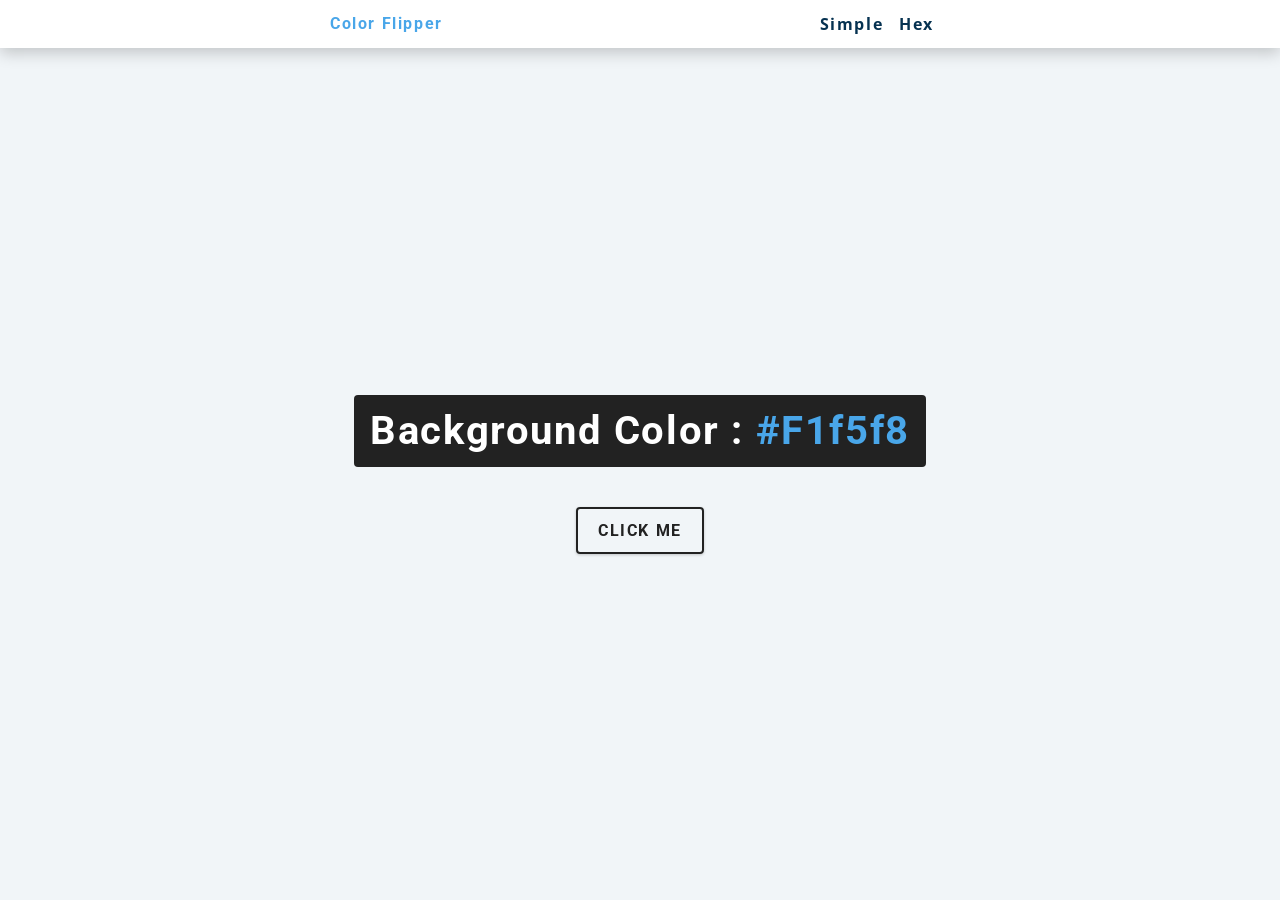
<file: Color Flipper Project/index.html>
<!DOCTYPE html>
<html lang="en">
  <head>
    <meta charset="UTF-8" />
    <meta name="viewport" content="width=device-width, initial-scale=1.0" />
    <title>Color Flipper || Simple</title>

    <!-- styles -->
    <link rel="stylesheet" href="styles.css" />
  </head>
  <body>
    <nav>
      <div class="nav-center">
        <h4>color flipper</h4>
        <ul class="nav-links">
          <li><a href="index.html">simple</a></li>
          <li><a href="hex.html">hex</a></li>
        </ul>
      </div>
    </nav>
    <main>
      <div class="container">
        <h2>background color : <span class="color">#f1f5f8</span></h2>
        <button class="btn btn-hero" id="btn">click me</button>
      </div>
    </main>
    <!-- javascript -->
    <script src="app.js"></script>
  </body>
</html>
</file>
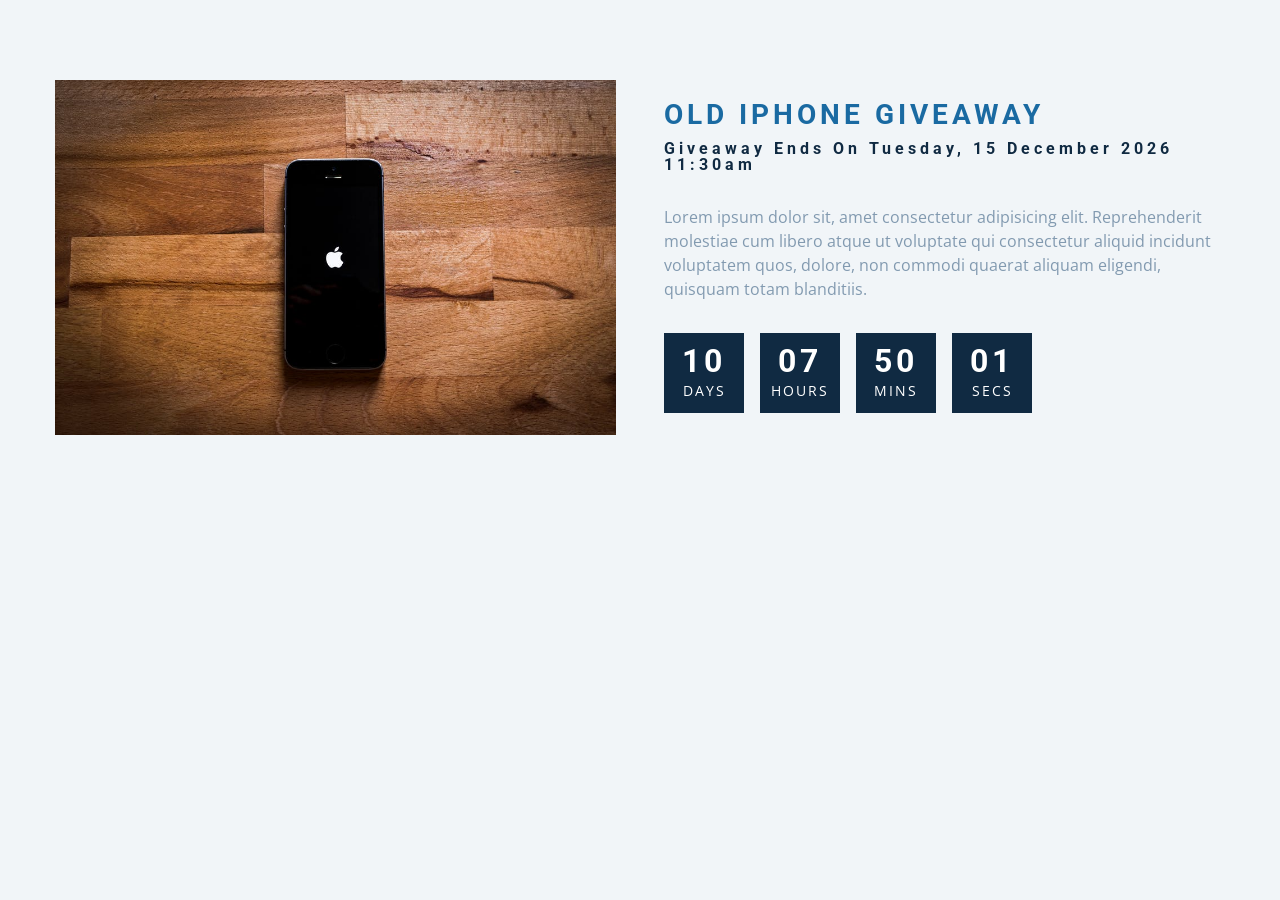
<file: Countdown Timer/index.html>
<!DOCTYPE html>
<html lang="en">
  <head>
    <meta charset="UTF-8" />
    <meta name="viewport" content="width=device-width, initial-scale=1.0" />
    <title>Countdown</title>

    <!-- styles -->
    <link rel="stylesheet" href="styles.css" />
  </head>
  <body>
    <section class="section-center">
      <!-- image -->
      <article class="gift-img">
        <img src="./gift.jpeg" alt="gift" />
      </article>
      <!-- info -->
      <article class="gift-info">
        <h3>old iphone giveaway</h3>
        <h4 class="giveaway">
          giveaway ends on Sunday, 24 April 2020, 8:00am
        </h4>
        <p>
          Lorem ipsum dolor sit, amet consectetur adipisicing elit.
          Reprehenderit molestiae cum libero atque ut voluptate qui consectetur
          aliquid incidunt voluptatem quos, dolore, non commodi quaerat aliquam
          eligendi, quisquam totam blanditiis.
        </p>
        <div class="deadline">
          <!-- days -->
          <div class="deadline-format">
            <div>
              <h4 class="days">34</h4>
              <span>days</span>
            </div>
          </div>
          <!-- end of days -->
          <!-- days -->
          <div class="deadline-format">
            <div>
              <h4 class="hours">34</h4>
              <span>hours</span>
            </div>
          </div>
          <!-- end of days -->
          <!-- minutes -->
          <div class="deadline-format">
            <div>
              <h4 class="minutes">34</h4>
              <span>mins</span>
            </div>
          </div>
          <!-- end of days -->
          <!-- minutes -->
          <div class="deadline-format">
            <div>
              <h4 class="seconds">34</h4>
              <span>secs</span>
            </div>
          </div>
          <!-- end of days -->
        </div>
      </article>
    </section>
    <!-- javascript -->
    <script src="app.js"></script>
  </body>
</html>
</file>
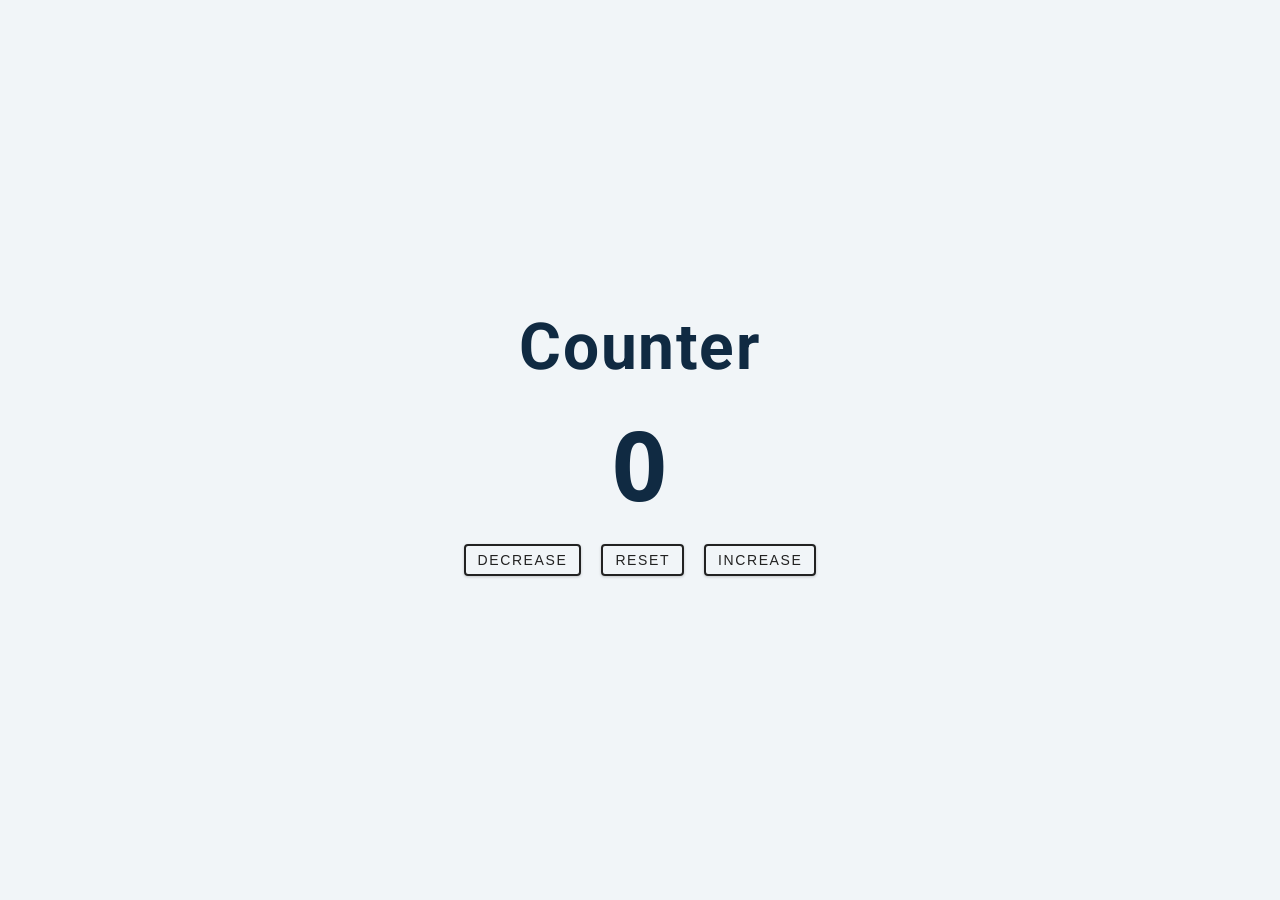
<file: Counter Project/index.html>
<!DOCTYPE html>
<html lang="en">
  <head>
    <meta charset="UTF-8" />
    <meta name="viewport" content="width=device-width, initial-scale=1.0" />
    <title>Counter</title>

    <!-- styles -->
    <link rel="stylesheet" href="styles.css" />
  </head>
  <body>
    <main>
      <div class="container">
        <h1>counter</h1>
        <span id="value">0</span>
        <div class="button-container">
          <button class="btn decrease">decrease</button>
          <button class="btn reset">reset</button>
          <button class="btn increase">increase</button>
        </div>
      </div>
    </main>
    <!-- javascript -->
    <script src="app.js"></script>
  </body>
</html>
</file>
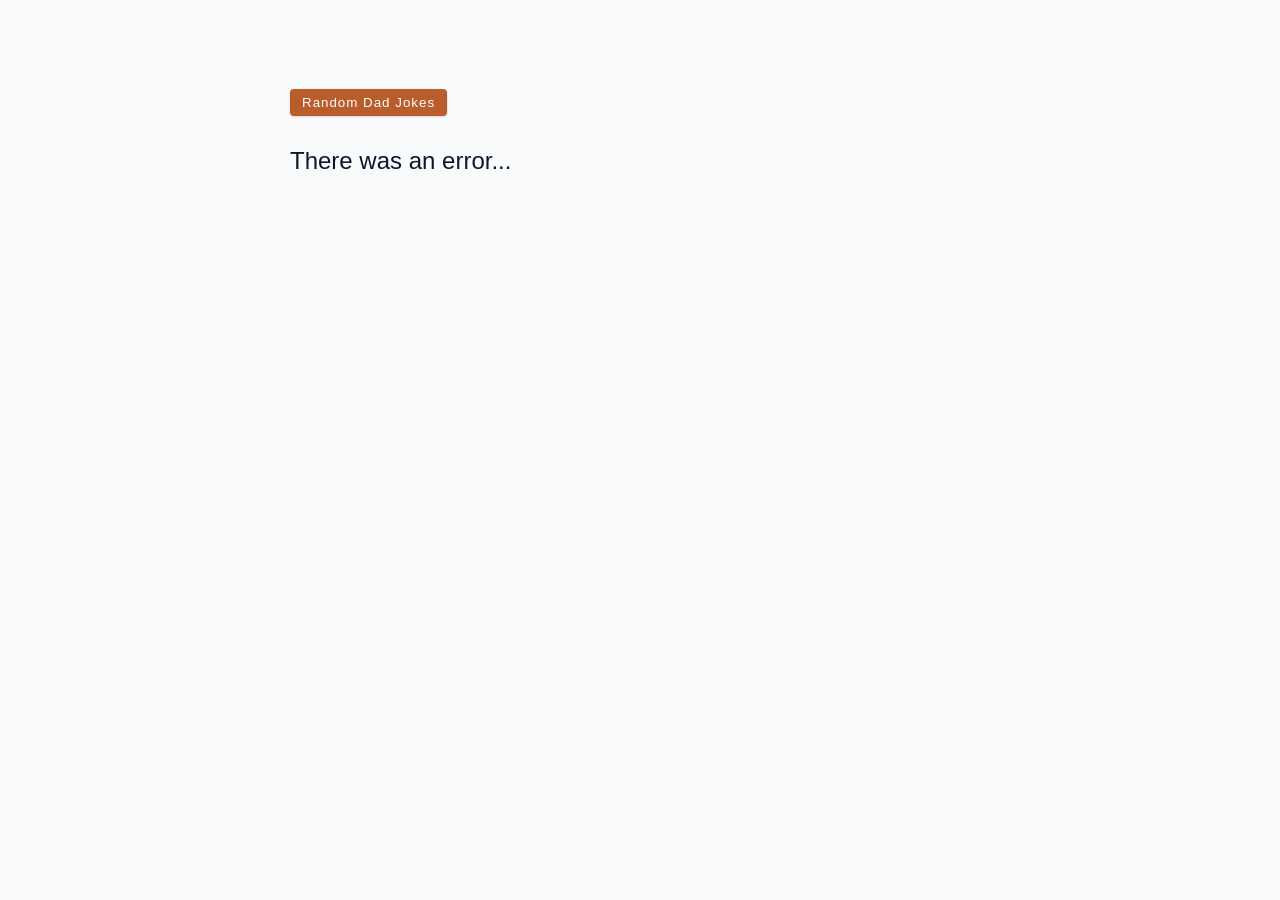
<file: Dad Jokes/index.html>
<!DOCTYPE html>
<html lang="en">
  <head>
    <meta charset="UTF-8" />
    <meta http-equiv="X-UA-Compatible" content="IE=edge" />
    <meta name="viewport" content="width=device-width, initial-scale=1.0" />
    <title>Dad Jokes</title>
    <link rel="stylesheet" href="./styles.css" />
  </head>
  <body>
    <div class="container">
      <button class="btn">random dad jokes</button>
      <p class="result">
        Lorem, ipsum dolor sit amet consectetur adipisicing elit. Exercitationem
        unde quibusdam quia ex asperiores consectetur quis maxime corporis
        suscipit expedita.
      </p>
    </div>
    <script src="./app.js"></script>
  </body>
</html>
</file>
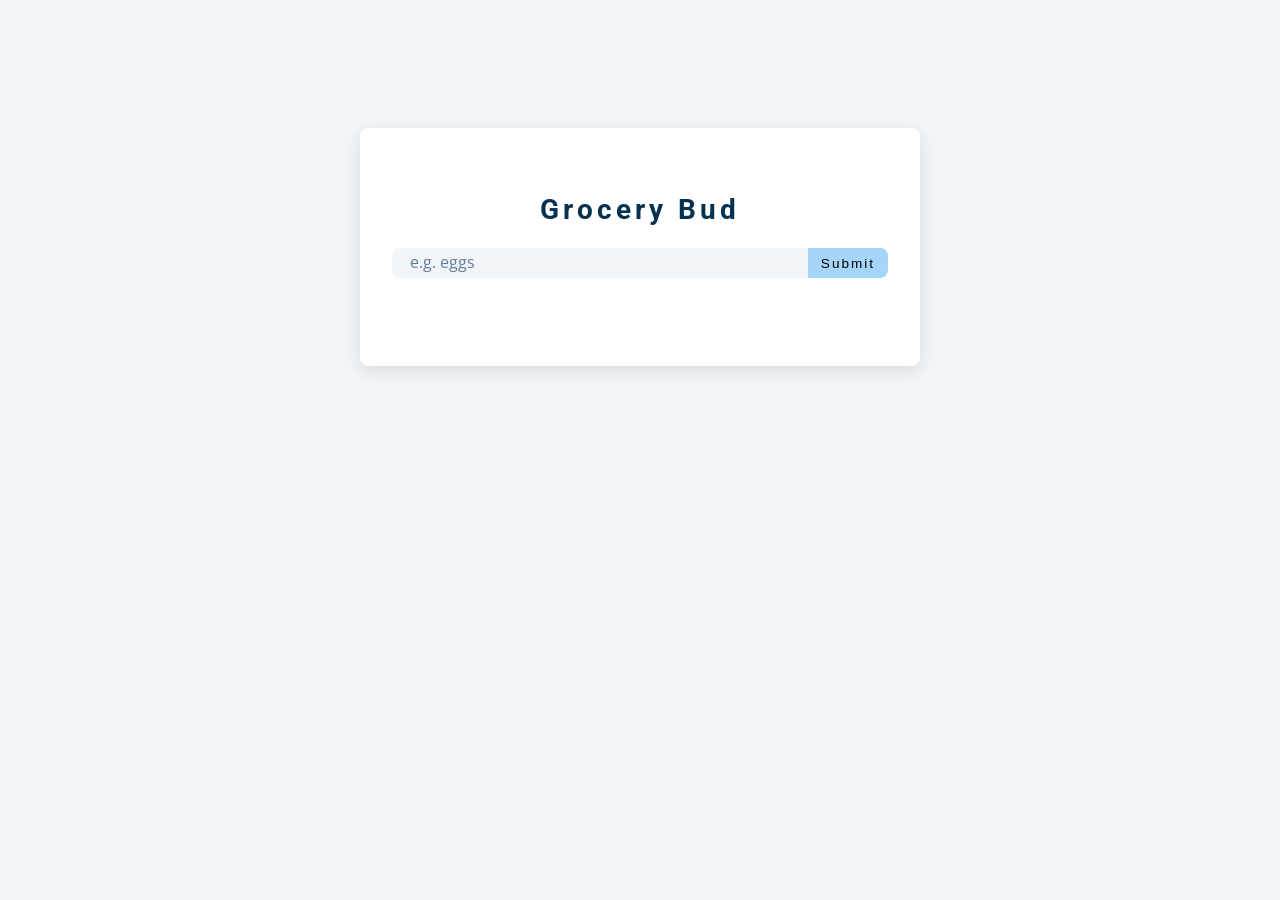
<file: Grocery-bud/index.html>
<!DOCTYPE html>
<html lang="en">
  <head>
    <meta charset="UTF-8" />
    <meta name="viewport" content="width=device-width, initial-scale=1.0" />
    <title>Grocery Bud</title>
    <!-- font-awesome -->
    <link
      rel="stylesheet"
      href="https://cdnjs.cloudflare.com/ajax/libs/font-awesome/5.14.0/css/all.min.css"
    />
    <!-- styles -->
    <link rel="stylesheet" href="styles.css" />
  </head>
  <body>
    <section class="section-center">
      <!-- form -->
      <form class="grocery-form">
        <p class="alert"></p>
        <h3>grocery bud</h3>
        <div class="form-control">
          <input type="text" id="grocery" placeholder="e.g. eggs" />
          <button type="submit" class="submit-btn">submit</button>
        </div>
      </form>
      <!-- list -->
      <div class="grocery-container">
        <div class="grocery-list"></div>
        <button class="clear-btn">clear items</button>
      </div>
    </section>
    <!-- javascript -->
    <script src="app.js"></script>
  </body>
</html>
</file>
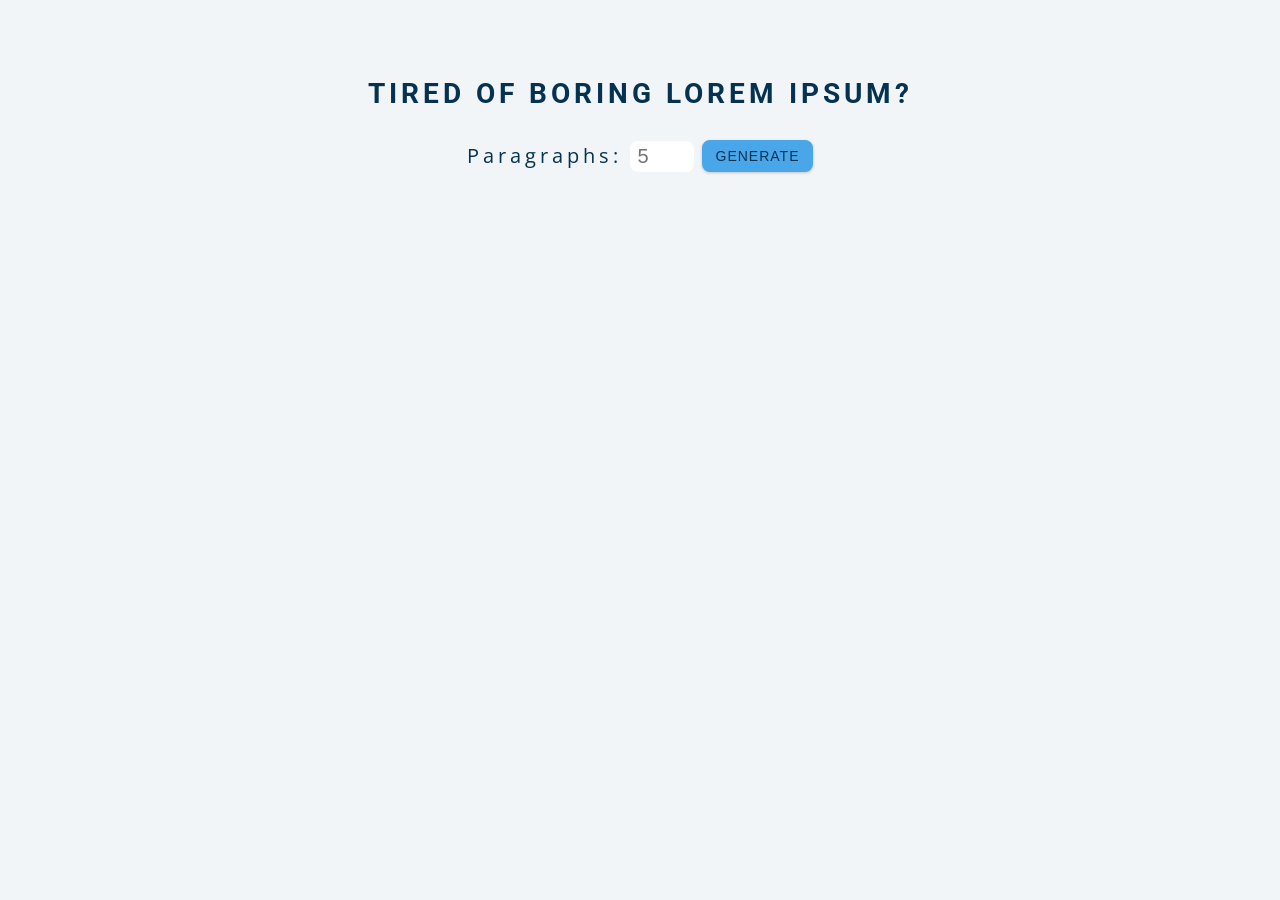
<file: Lorem Isum/index.html>
<!DOCTYPE html>
<html lang="en">
  <head>
    <meta charset="UTF-8" />
    <meta name="viewport" content="width=device-width, initial-scale=1.0" />
    <title>Lorem Ipsum</title>

    <!-- styles -->
    <link rel="stylesheet" href="styles.css" />
  </head>
  <body>
    <section class="section-center">
      <h3>tired of boring lorem ipsum?</h3>
      <form class="lorem-form">
        <label for="amount">paragraphs:</label>
        <input type="number" name="amount" id="amount" placeholder="5" />
        <button type="submit" class="btn">generate</button>
      </form>
      <article class="lorem-text"></article>
    </section>

    <!-- javascript -->
    <script src="app.js"></script>
  </body>
</html>
</file>
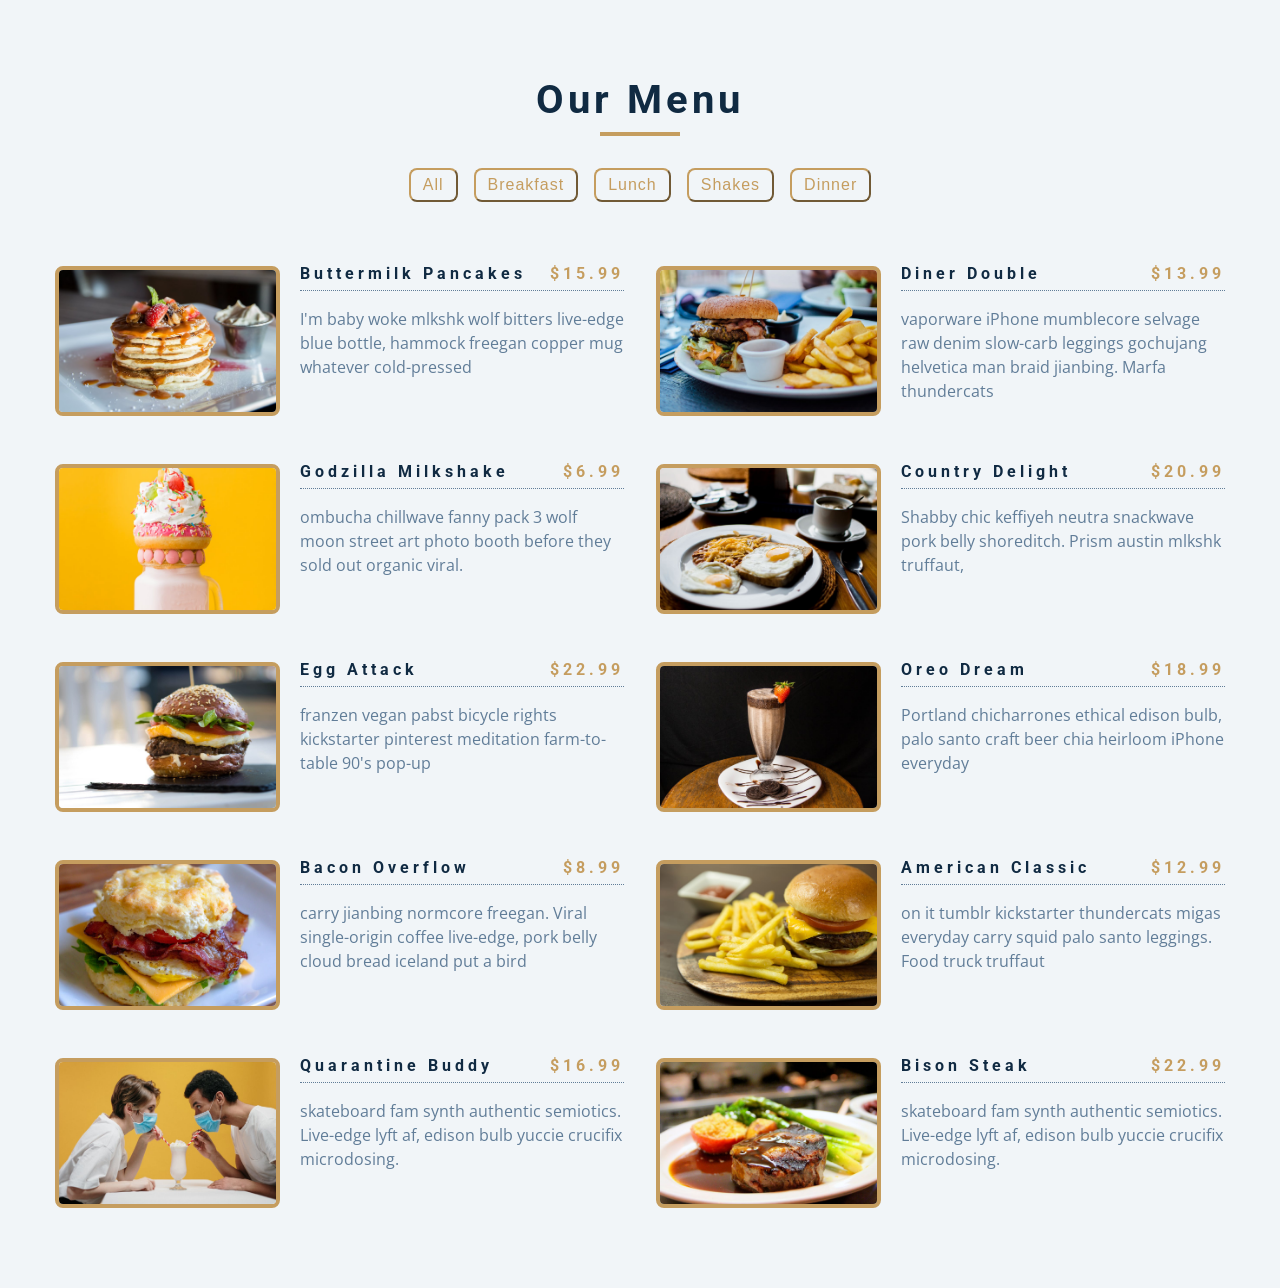
<file: Menu/index.html>
<!DOCTYPE html>
<html lang="en">
  <head>
    <meta charset="UTF-8" />
    <meta name="viewport" content="width=device-width, initial-scale=1.0" />
    <title>Menu</title>
    <!-- font-awesome -->
    <link
      rel="stylesheet"
      href="https://cdnjs.cloudflare.com/ajax/libs/font-awesome/5.14.0/css/all.min.css"
    />
    <!-- styles -->
    <link rel="stylesheet" href="styles.css" />
  </head>
  <body>
    <section class="menu">
      <!-- title -->
      <div class="title">
        <h2>our menu</h2>
        <div class="underline"></div>
      </div>
      <!-- filter buttons -->
      <div class="btn-container">
        <!-- <button type="button" class="filter-btn" data-id="all">all</button>
        <button type="button" class="filter-btn" data-id="breakfast">
          breakfast
        </button>
        <button type="button" class="filter-btn" data-id="lunch">lunch</button>
        <button type="button" class="filter-btn" data-id="shakes">
          shakes
        </button> -->
      </div>
      <!-- menu items -->
      <div class="section-center">
        <!-- single item -->
        <article class="menu-item">
          <img src="./menu-item.jpeg" alt="menu item" class="photo" />
          <div class="item-info">
            <header>
              <h4>buttermilk pancakes</h4>
              <h4 class="price">$15</h4>
            </header>
            <p class="item-text">
              Lorem ipsum dolor sit amet consectetur adipisicing elit.
              Repudiandae, sint quam. Et reprehenderit fugiat nesciunt inventore
              laboriosam excepturi! Quo, officia.
            </p>
          </div>
        </article>
        <!-- end of single item -->
        <!-- single item -->
        <article class="menu-item">
          <img src="./menu-item.jpeg" alt="menu item" class="photo" />
          <div class="item-info">
            <header>
              <h4>buttermilk pancakes</h4>
              <h4 class="price">$15</h4>
            </header>
            <p class="item-text">
              Lorem ipsum dolor sit amet consectetur adipisicing elit.
              Repudiandae, sint quam. Et reprehenderit fugiat nesciunt inventore
              laboriosam excepturi! Quo, officia.
            </p>
          </div>
        </article>
        <!-- end of single item -->
        <!-- single item -->
        <article class="menu-item">
          <img src="./menu-item.jpeg" alt="menu item" class="photo" />
          <div class="item-info">
            <header>
              <h4>buttermilk pancakes</h4>
              <h4 class="price">$15</h4>
            </header>
            <p class="item-text">
              Lorem ipsum dolor sit amet consectetur adipisicing elit.
              Repudiandae, sint quam. Et reprehenderit fugiat nesciunt inventore
              laboriosam excepturi! Quo, officia.
            </p>
          </div>
        </article>
        <!-- end of single item -->
      </div>
    </section>
    <!-- javascript -->
    <script src="app.js"></script>
  </body>
</html>
</file>
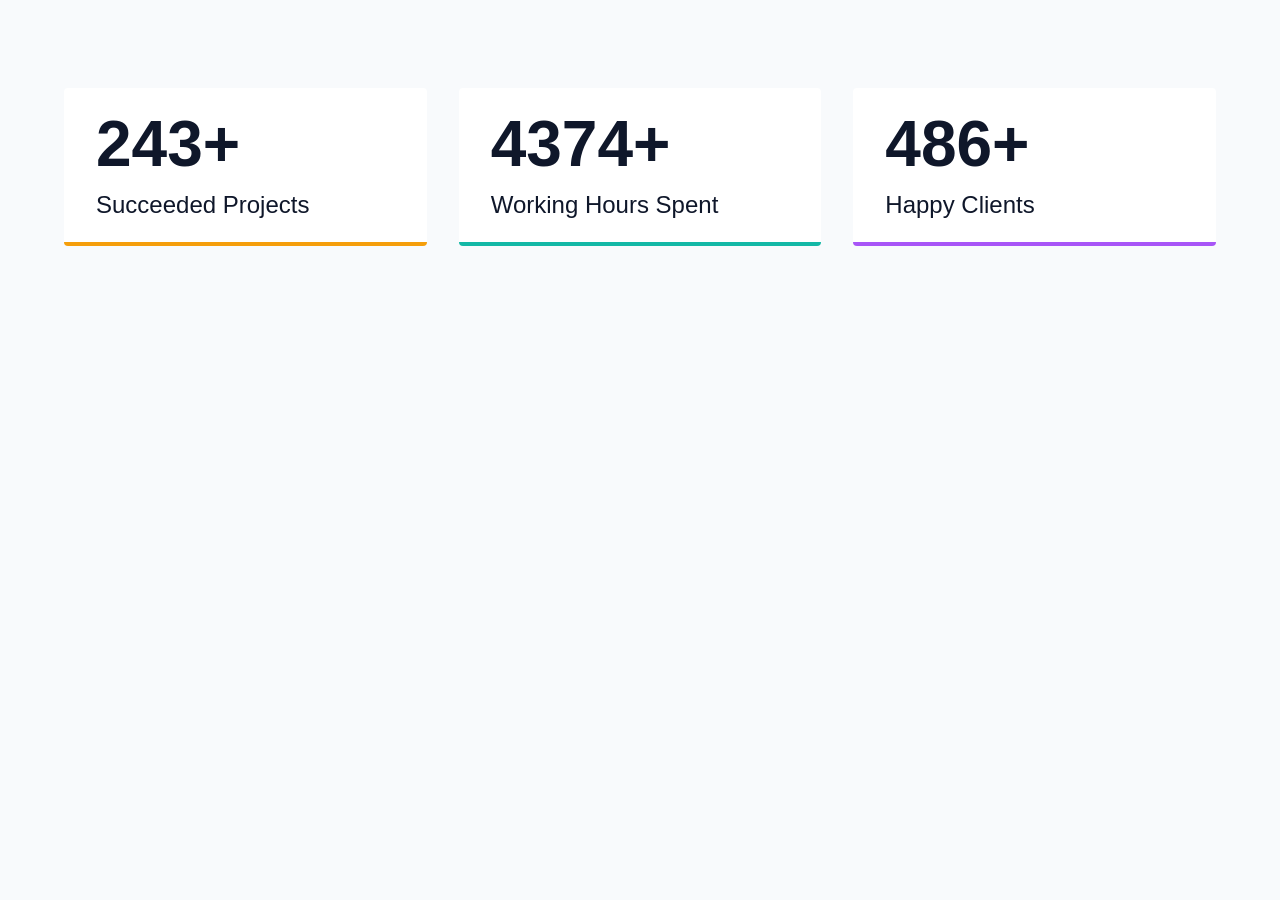
<file: Numbers/index.html>
<!DOCTYPE html>
<html lang="en">
  <head>
    <meta charset="UTF-8" />
    <meta http-equiv="X-UA-Compatible" content="IE=edge" />
    <meta name="viewport" content="width=device-width, initial-scale=1.0" />
    <title>Numbers Starter</title>
    <link rel="stylesheet" href="./styles.css" />
  </head>
  <body>
    <section>
      <!-- single number -->
      <article>
        <span class="number" data-value="500">0</span>
        <p>Succeeded Projects</p>
      </article>
      <!-- end of single number -->
      <!-- single number -->
      <article>
        <span class="number" data-value="17140">0</span>
        <p>Working Hours Spent</p>
      </article>
      <!-- end of single number -->
      <!-- single number -->
      <article>
        <span class="number" data-value="1500">0</span>
        <p>Happy Clients</p>
      </article>
      <!-- end of single number -->
    </section>
    <script src="./app.js"></script>
  </body>
</html>
</file>
<file: Color Flipper Project/styles.css>
/*
=============== 
Fonts
===============
*/
@import url("https://fonts.googleapis.com/css?family=Open+Sans|Roboto:400,700&display=swap");

/*
=============== 
Variables Applied
===============
*/

:root {
  /* dark shades of primary color*/
  --clr-primary-1: hsl(205, 86%, 17%);
  --clr-primary-2: hsl(205, 77%, 27%);
  --clr-primary-3: hsl(205, 72%, 37%);
  --clr-primary-4: hsl(205, 63%, 48%);
  /* primary/main color */
  --clr-primary-5: hsl(205, 78%, 60%);
  /* lighter shades of primary color */
  --clr-primary-6: hsl(205, 89%, 70%);
  --clr-primary-7: hsl(205, 90%, 76%);
  --clr-primary-8: hsl(205, 86%, 81%);
  --clr-primary-9: hsl(205, 90%, 88%);
  --clr-primary-10: hsl(205, 100%, 96%);
  /* darkest grey - used for headings */
  --clr-grey-1: hsl(209, 61%, 16%);
  --clr-grey-2: hsl(211, 39%, 23%);
  --clr-grey-3: hsl(209, 34%, 30%);
  --clr-grey-4: hsl(209, 28%, 39%);
  /* grey used for paragraphs */
  --clr-grey-5: hsl(210, 22%, 49%);
  --clr-grey-6: hsl(209, 23%, 60%);
  --clr-grey-7: hsl(211, 27%, 70%);
  --clr-grey-8: hsl(210, 31%, 80%);
  --clr-grey-9: hsl(212, 33%, 89%);
  --clr-grey-10: hsl(210, 36%, 96%);
  --clr-white: #fff;
  --clr-red-dark: hsl(360, 67%, 44%);
  --clr-red-light: hsl(360, 71%, 66%);
  --clr-green-dark: hsl(125, 67%, 44%);
  --clr-green-light: hsl(125, 71%, 66%);
  --clr-black: #222;
  --ff-primary: "Roboto", sans-serif;
  --ff-secondary: "Open Sans", sans-serif;
  --transition: all 0.3s linear;
  --spacing: 0.1rem;
  --radius: 0.25rem;
  --light-shadow: 0 5px 15px rgba(0, 0, 0, 0.1);
  --dark-shadow: 0 5px 15px rgba(0, 0, 0, 0.2);
  --max-width: 1170px;
  --fixed-width: 620px;
}
/*
=============== 
Global Styles
===============
*/

*,
::after,
::before {
  margin: 0;
  padding: 0;
  box-sizing: border-box;
}
body {
  font-family: var(--ff-secondary);
  background: var(--clr-grey-10);
  color: var(--clr-grey-1);
  line-height: 1.5;
  font-size: 0.875rem;
}
ul {
  list-style-type: none;
}
a {
  text-decoration: none;
}
h1,
h2,
h3,
h4 {
  letter-spacing: var(--spacing);
  text-transform: capitalize;
  line-height: 1.25;
  margin-bottom: 0.75rem;
  font-family: var(--ff-primary);
}
h1 {
  font-size: 3rem;
}
h2 {
  font-size: 2rem;
}
h3 {
  font-size: 1.25rem;
}
h4 {
  font-size: 0.875rem;
}
p {
  margin-bottom: 1.25rem;
  color: var(--clr-grey-5);
}
@media screen and (min-width: 800px) {
  h1 {
    font-size: 4rem;
  }
  h2 {
    font-size: 2.5rem;
  }
  h3 {
    font-size: 1.75rem;
  }
  h4 {
    font-size: 1rem;
  }
  body {
    font-size: 1rem;
  }
  h1,
  h2,
  h3,
  h4 {
    line-height: 1;
  }
}
/*  global classes */

/* section */
.section {
  padding: 5rem 0;
}

.section-center {
  width: 90vw;
  margin: 0 auto;
  max-width: 1170px;
}
@media screen and (min-width: 992px) {
  .section-center {
    width: 95vw;
  }
}
main {
  min-height: 100vh;
  display: grid;
  place-items: center;
}

/*
=============== 
Nav menu
===============
*/
nav {
  background: var(--clr-white);
  height: 3rem;
  display: grid;
  align-items: center;
  box-shadow: var(--dark-shadow);
}
.nav-center {
  width: 90vw;
  max-width: var(--fixed-width);
  margin: 0 auto;
  display: flex;
  align-items: center;
  justify-content: space-between;
}
.nav-center h4 {
  margin-bottom: 0;
  color: var(--clr-primary-5);
}
.nav-links {
  display: flex;
}
nav a {
  text-transform: capitalize;
  font-weight: 700;
  font-size: 1rem;
  color: var(--clr-primary-1);
  letter-spacing: var(--spacing);
  margin-right: 1rem;
}
nav a:hover {
  color: var(--clr-primary-5);
}
/*
=============== 
Container
===============
*/
main {
  min-height: calc(100vh - 3rem);
  display: grid;
  place-items: center;
}
.container {
  text-align: center;
}
.container h2 {
  background: var(--clr-black);
  color: var(--clr-white);
  padding: 1rem;
  border-radius: var(--radius);
  margin-bottom: 2.5rem;
}
.color {
  color: var(--clr-primary-5);
}
.btn-hero {
  font-family: var(--ff-primary);
  text-transform: uppercase;
  background: transparent;
  color: var(--clr-black);
  letter-spacing: var(--spacing);
  display: inline-block;
  font-weight: 700;
  transition: var(--transition);
  border: 2px solid var(--clr-black);
  cursor: pointer;
  box-shadow: 0 1px 3px rgba(0, 0, 0, 0.2);
  border-radius: var(--radius);
  font-size: 1rem;
  padding: 0.75rem 1.25rem;
}
.btn-hero:hover {
  color: var(--clr-white);
  background: var(--clr-black);
}
</file>
<file: Countdown Timer/styles.css>
/*
=============== 
Fonts
===============
*/
@import url("https://fonts.googleapis.com/css?family=Open+Sans|Roboto:400,700&display=swap");

/*
=============== 
Variables
===============
*/

:root {
  /* dark shades of primary color*/
  --clr-primary-1: hsl(205, 86%, 17%);
  --clr-primary-2: hsl(205, 77%, 27%);
  --clr-primary-3: hsl(205, 72%, 37%);
  --clr-primary-4: hsl(205, 63%, 48%);
  /* primary/main color */
  --clr-primary-5: #49a6e9;
  /* lighter shades of primary color */
  --clr-primary-6: hsl(205, 89%, 70%);
  --clr-primary-7: hsl(205, 90%, 76%);
  --clr-primary-8: hsl(205, 86%, 81%);
  --clr-primary-9: hsl(205, 90%, 88%);
  --clr-primary-10: hsl(205, 100%, 96%);
  /* darkest grey - used for headings */
  --clr-grey-1: hsl(209, 61%, 16%);
  --clr-grey-2: hsl(211, 39%, 23%);
  --clr-grey-3: hsl(209, 34%, 30%);
  --clr-grey-4: hsl(209, 28%, 39%);
  /* grey used for paragraphs */
  --clr-grey-5: hsl(210, 22%, 49%);
  --clr-grey-6: hsl(209, 23%, 60%);
  --clr-grey-7: hsl(211, 27%, 70%);
  --clr-grey-8: hsl(210, 31%, 80%);
  --clr-grey-9: hsl(212, 33%, 89%);
  --clr-grey-10: hsl(210, 36%, 96%);
  --clr-white: #fff;
  --clr-red-dark: hsl(360, 67%, 44%);
  --clr-red-light: hsl(360, 71%, 66%);
  --clr-green-dark: hsl(125, 67%, 44%);
  --clr-green-light: hsl(125, 71%, 66%);
  --clr-black: #222;
  --clr-gold: #c59d5f;
  --ff-primary: "Roboto", sans-serif;
  --ff-secondary: "Open Sans", sans-serif;
  --transition: all 0.3s linear;
  --spacing: 0.25rem;
  --radius: 0.5rem;
  --light-shadow: 0 5px 15px rgba(0, 0, 0, 0.1);
  --dark-shadow: 0 5px 15px rgba(0, 0, 0, 0.2);
  --max-width: 1170px;
  --fixed-width: 620px;
}
/*
=============== 
Global Styles
===============
*/

*,
::after,
::before {
  margin: 0;
  padding: 0;
  box-sizing: border-box;
}
body {
  font-family: var(--ff-secondary);
  background: var(--clr-grey-10);
  color: var(--clr-grey-1);
  line-height: 1.5;
  font-size: 0.875rem;
}
ul {
  list-style-type: none;
}
a {
  text-decoration: none;
}
img:not(.logo) {
  width: 100%;
}
img {
  display: block;
}

h1,
h2,
h3,
h4 {
  letter-spacing: var(--spacing);
  text-transform: capitalize;
  line-height: 1.25;
  margin-bottom: 0.75rem;
  font-family: var(--ff-primary);
}
h1 {
  font-size: 3rem;
}
h2 {
  font-size: 2rem;
}
h3 {
  font-size: 1.25rem;
}
h4 {
  font-size: 0.875rem;
}
p {
  margin-bottom: 1.25rem;
  color: var(--clr-grey-5);
}
@media screen and (min-width: 800px) {
  h1 {
    font-size: 4rem;
  }
  h2 {
    font-size: 2.5rem;
  }
  h3 {
    font-size: 1.75rem;
  }
  h4 {
    font-size: 1rem;
  }
  body {
    font-size: 1rem;
  }
  h1,
  h2,
  h3,
  h4 {
    line-height: 1;
  }
}
/*  global classes */

.btn {
  text-transform: uppercase;
  background: transparent;
  color: var(--clr-black);
  padding: 0.375rem 0.75rem;
  letter-spacing: var(--spacing);
  display: inline-block;
  transition: var(--transition);
  font-size: 0.875rem;
  border: 2px solid var(--clr-black);
  cursor: pointer;
  box-shadow: 0 1px 3px rgba(0, 0, 0, 0.2);
  border-radius: var(--radius);
}
.btn:hover {
  color: var(--clr-white);
  background: var(--clr-black);
}
/* section */
.section {
  padding: 5rem 0;
}

.section-center {
  width: 90vw;
  margin: 5rem auto;
  max-width: 1170px;
}

main {
  min-height: 100vh;
  display: grid;
  place-items: center;
}
/*
=============== 
Countdown Timer
===============
*/
.gift-img {
  margin-bottom: 2rem;
}
.gift-info h3 {
  text-transform: uppercase;
  color: var(--clr-primary-3);
}
.gift-info p {
  color: var(--clr-grey-6);
}
.date {
  color: var(--clr-grey-5);
  font-size: 0.85rem;
}
@media screen and (min-width: 992px) {
  .section-center {
    display: grid;
    grid-template-columns: 1fr 1fr;
    place-items: center;
    gap: 3rem;
    width: 95vw;
  }
  .gift-img {
    margin-bottom: 0;
  }
}
.gift-info p {
  margin: 2rem 0;
}
.deadline {
  display: flex;
}
.deadline-format {
  background: var(--clr-grey-1);
  color: var(--clr-white);
  margin-right: 1rem;
  width: 5rem;
  height: 5rem;
  display: grid;
  place-items: center;
  text-align: center;
}
.deadline-format span {
  display: block;
  text-transform: uppercase;
  letter-spacing: 2px;
  font-size: 0.85rem;
}
.deadline h4:not(.expired) {
  font-size: 2rem;
  margin-bottom: 0.25rem;
  letter-spacing: var(--spacing);
}
</file>
<file: Counter Project/styles.css>
/*
=============== 
Fonts
===============
*/
@import url("https://fonts.googleapis.com/css?family=Open+Sans|Roboto:400,700&display=swap");

/*
=============== 
Variables Applied
===============
*/

:root {
  /* dark shades of primary color*/
  --clr-primary-1: hsl(205, 86%, 17%);
  --clr-primary-2: hsl(205, 77%, 27%);
  --clr-primary-3: hsl(205, 72%, 37%);
  --clr-primary-4: hsl(205, 63%, 48%);
  /* primary/main color */
  --clr-primary-5: hsl(205, 78%, 60%);
  /* lighter shades of primary color */
  --clr-primary-6: hsl(205, 89%, 70%);
  --clr-primary-7: hsl(205, 90%, 76%);
  --clr-primary-8: hsl(205, 86%, 81%);
  --clr-primary-9: hsl(205, 90%, 88%);
  --clr-primary-10: hsl(205, 100%, 96%);
  /* darkest grey - used for headings */
  --clr-grey-1: hsl(209, 61%, 16%);
  --clr-grey-2: hsl(211, 39%, 23%);
  --clr-grey-3: hsl(209, 34%, 30%);
  --clr-grey-4: hsl(209, 28%, 39%);
  /* grey used for paragraphs */
  --clr-grey-5: hsl(210, 22%, 49%);
  --clr-grey-6: hsl(209, 23%, 60%);
  --clr-grey-7: hsl(211, 27%, 70%);
  --clr-grey-8: hsl(210, 31%, 80%);
  --clr-grey-9: hsl(212, 33%, 89%);
  --clr-grey-10: hsl(210, 36%, 96%);
  --clr-white: #fff;
  --clr-red-dark: hsl(360, 67%, 44%);
  --clr-red-light: hsl(360, 71%, 66%);
  --clr-green-dark: hsl(125, 67%, 44%);
  --clr-green-light: hsl(125, 71%, 66%);
  --clr-black: #222;
  --ff-primary: "Roboto", sans-serif;
  --ff-secondary: "Open Sans", sans-serif;
  --transition: all 0.3s linear;
  --spacing: 0.1rem;
  --radius: 0.25rem;
  --light-shadow: 0 5px 15px rgba(0, 0, 0, 0.1);
  --dark-shadow: 0 5px 15px rgba(0, 0, 0, 0.2);
  --max-width: 1170px;
  --fixed-width: 620px;
}
/*
=============== 
Global Styles
===============
*/

*,
::after,
::before {
  margin: 0;
  padding: 0;
  box-sizing: border-box;
}
body {
  font-family: var(--ff-secondary);
  background: var(--clr-grey-10);
  color: var(--clr-grey-1);
  line-height: 1.5;
  font-size: 0.875rem;
}
ul {
  list-style-type: none;
}
a {
  text-decoration: none;
}
h1,
h2,
h3,
h4 {
  letter-spacing: var(--spacing);
  text-transform: capitalize;
  line-height: 1.25;
  margin-bottom: 0.75rem;
  font-family: var(--ff-primary);
}
h1 {
  font-size: 3rem;
}
h2 {
  font-size: 2rem;
}
h3 {
  font-size: 1.25rem;
}
h4 {
  font-size: 0.875rem;
}
p {
  margin-bottom: 1.25rem;
  color: var(--clr-grey-5);
}
@media screen and (min-width: 800px) {
  h1 {
    font-size: 4rem;
  }
  h2 {
    font-size: 2.5rem;
  }
  h3 {
    font-size: 1.75rem;
  }
  h4 {
    font-size: 1rem;
  }
  body {
    font-size: 1rem;
  }
  h1,
  h2,
  h3,
  h4 {
    line-height: 1;
  }
}
/*  global classes */

/* section */
.section {
  padding: 5rem 0;
}

.section-center {
  width: 90vw;
  margin: 0 auto;
  max-width: 1170px;
}
@media screen and (min-width: 992px) {
  .section-center {
    width: 95vw;
  }
}
main {
  min-height: 100vh;
  display: grid;
  place-items: center;
}

/*
=============== 
Counter
===============
*/

main {
  min-height: 100vh;
  display: grid;
  place-items: center;
}
.container {
  text-align: center;
}
#value {
  font-size: 6rem;
  font-weight: bold;
}
.btn {
  text-transform: uppercase;
  background: transparent;
  color: var(--clr-black);
  padding: 0.375rem 0.75rem;
  letter-spacing: var(--spacing);
  display: inline-block;
  transition: var(--transition);
  font-size: 0.875rem;
  border: 2px solid var(--clr-black);
  cursor: pointer;
  box-shadow: 0 1px 3px rgba(0, 0, 0, 0.2);
  border-radius: var(--radius);
  margin: 0.5rem;
}
.btn:hover {
  color: var(--clr-white);
  background: var(--clr-black);
}
</file>
<file: Dad Jokes/styles.css>
*,
::after,
::before {
  box-sizing: border-box;
}

:root {
  --primary-100: hsl(21, 94%, 87%);
  --primary-200: hsl(21, 80%, 74%);
  --primary-300: hsl(21, 65%, 59%);
  --primary-400: hsl(21, 57%, 50%);
  /* primary/main color */
  --primary-500: hsl(21, 62%, 45%);
  --primary-600: hsl(21, 77%, 34%);
  --primary-700: hsl(21, 81%, 29%);
  --primary-800: hsl(21, 84%, 25%);
  --primary-900: hsl(21, 91%, 17%);

  /* grey */
  --grey-50: #f8fafc;
  --grey-100: #f1f5f9;
  --grey-200: #e2e8f0;
  --grey-300: #cbd5e1;
  --grey-400: #94a3b8;
  --grey-500: #64748b;
  --grey-600: #475569;
  --grey-700: #334155;
  --grey-800: #1e293b;
  --grey-900: #0f172a;
  /* rest of the colors */
  --black: #222;
  --white: #fff;
  --red-light: #f8d7da;
  --red-dark: #842029;
  --green-light: #d1e7dd;
  --green-dark: #0f5132;

  --smallText: 0.7em;
  /* rest of the vars */
  --backgroundColor: var(--grey-50);
  --textColor: var(--grey-900);
  --borderRadius: 0.25rem;
  --letterSpacing: 1px;
  --transition: 0.3s ease-in-out all;
  --max-width: 1120px;
  --fixed-width: 600px;
  --fluid-width: 90vw;
  /* box shadow*/
  --shadow-1: 0 1px 3px 0 rgba(0, 0, 0, 0.1), 0 1px 2px 0 rgba(0, 0, 0, 0.06);
  --shadow-2: 0 4px 6px -1px rgba(0, 0, 0, 0.1),
    0 2px 4px -1px rgba(0, 0, 0, 0.06);
  --shadow-3: 0 10px 15px -3px rgba(0, 0, 0, 0.1),
    0 4px 6px -2px rgba(0, 0, 0, 0.05);
  --shadow-4: 0 20px 25px -5px rgba(0, 0, 0, 0.1),
    0 10px 10px -5px rgba(0, 0, 0, 0.04);
}

body {
  background: var(--backgroundColor);
  font-family: -apple-system, BlinkMacSystemFont, 'Segoe UI', Roboto, Oxygen,
    Ubuntu, Cantarell, 'Open Sans', 'Helvetica Neue', sans-serif;
  font-weight: 400;
  line-height: 1.75;
  color: var(--textColor);
}

p {
  margin-bottom: 1.5rem;
  max-width: 40em;
}

h1,
h2,
h3,
h4,
h5 {
  margin: 0;
  margin-bottom: 1.38rem;
  font-family: var(--headingFont);
  font-weight: 400;
  line-height: 1.3;
  text-transform: capitalize;
  letter-spacing: var(--letterSpacing);
}

h1 {
  margin-top: 0;
  font-size: 3.052rem;
}

h2 {
  font-size: 2.441rem;
}

h3 {
  font-size: 1.953rem;
}

h4 {
  font-size: 1.563rem;
}

h5 {
  font-size: 1.25rem;
}

small,
.text-small {
  font-size: var(--smallText);
}

a {
  text-decoration: none;
}
ul {
  list-style-type: none;
  padding: 0;
}

.img {
  width: 100%;
  display: block;
  object-fit: cover;
}
.btn {
  cursor: pointer;
  color: var(--white);
  background: var(--primary-500);
  border: transparent;
  border-radius: var(--borderRadius);
  letter-spacing: var(--letterSpacing);
  padding: 0.375rem 0.75rem;
  box-shadow: var(--shadow-1);
  transition: var(--transition);
  text-transform: capitalize;
  display: inline-block;
}
.btn:hover {
  background: var(--primary-700);
  box-shadow: var(--shadow-3);
}
/*
=============== 
Jokes
===============
*/

.container {
  width: 90vw;
  max-width: 700px;
  margin: 0 auto;
  padding-top: 5rem;
}

.result {
  font-size: 1.5rem;
}
</file>
<file: Grocery-bud/styles.css>
/*
=============== 
Fonts
===============
*/
@import url("https://fonts.googleapis.com/css?family=Open+Sans|Roboto:400,700&display=swap");

/*
=============== 
Variables
===============
*/

:root {
  /* dark shades of primary color*/
  --clr-primary-1: hsl(205, 86%, 17%);
  --clr-primary-2: hsl(205, 77%, 27%);
  --clr-primary-3: hsl(205, 72%, 37%);
  --clr-primary-4: hsl(205, 63%, 48%);
  /* primary/main color */
  --clr-primary-5: #49a6e9;
  /* lighter shades of primary color */
  --clr-primary-6: hsl(205, 89%, 70%);
  --clr-primary-7: hsl(205, 90%, 76%);
  --clr-primary-8: hsl(205, 86%, 81%);
  --clr-primary-9: hsl(205, 90%, 88%);
  --clr-primary-10: hsl(205, 100%, 96%);
  /* darkest grey - used for headings */
  --clr-grey-1: hsl(209, 61%, 16%);
  --clr-grey-2: hsl(211, 39%, 23%);
  --clr-grey-3: hsl(209, 34%, 30%);
  --clr-grey-4: hsl(209, 28%, 39%);
  /* grey used for paragraphs */
  --clr-grey-5: hsl(210, 22%, 49%);
  --clr-grey-6: hsl(209, 23%, 60%);
  --clr-grey-7: hsl(211, 27%, 70%);
  --clr-grey-8: hsl(210, 31%, 80%);
  --clr-grey-9: hsl(212, 33%, 89%);
  --clr-grey-10: hsl(210, 36%, 96%);
  --clr-white: #fff;
  --clr-red-dark: hsl(360, 67%, 44%);
  --clr-red-light: hsl(360, 71%, 66%);
  --clr-green-dark: hsl(125, 67%, 44%);
  --clr-green-light: hsl(125, 71%, 66%);
  --clr-black: #222;
  --ff-primary: "Roboto", sans-serif;
  --ff-secondary: "Open Sans", sans-serif;
  --transition: all 0.3s linear;
  --spacing: 0.25rem;
  --radius: 0.5rem;
  --light-shadow: 0 5px 15px rgba(0, 0, 0, 0.1);
  --dark-shadow: 0 5px 15px rgba(0, 0, 0, 0.2);
  --max-width: 1170px;
  --fixed-width: 620px;
}
/*
=============== 
Global Styles
===============
*/

*,
::after,
::before {
  margin: 0;
  padding: 0;
  box-sizing: border-box;
}
body {
  font-family: var(--ff-secondary);
  background: var(--clr-grey-10);
  color: var(--clr-grey-1);
  line-height: 1.5;
  font-size: 0.875rem;
}
ul {
  list-style-type: none;
}
a {
  text-decoration: none;
}
img:not(.logo) {
  width: 100%;
}
img {
  display: block;
}

h1,
h2,
h3,
h4 {
  letter-spacing: var(--spacing);
  text-transform: capitalize;
  line-height: 1.25;
  margin-bottom: 0.75rem;
  font-family: var(--ff-primary);
}
h1 {
  font-size: 3rem;
}
h2 {
  font-size: 2rem;
}
h3 {
  font-size: 1.25rem;
}
h4 {
  font-size: 0.875rem;
}
p {
  margin-bottom: 1.25rem;
  color: var(--clr-grey-5);
}
@media screen and (min-width: 800px) {
  h1 {
    font-size: 4rem;
  }
  h2 {
    font-size: 2.5rem;
  }
  h3 {
    font-size: 1.75rem;
  }
  h4 {
    font-size: 1rem;
  }
  body {
    font-size: 1rem;
  }
  h1,
  h2,
  h3,
  h4 {
    line-height: 1;
  }
}
/*  global classes */

.btn {
  text-transform: uppercase;
  background: transparent;
  color: var(--clr-black);
  padding: 0.375rem 0.75rem;
  letter-spacing: var(--spacing);
  display: inline-block;
  transition: var(--transition);
  font-size: 0.875rem;
  border: 2px solid var(--clr-black);
  cursor: pointer;
  box-shadow: 0 1px 3px rgba(0, 0, 0, 0.2);
  border-radius: var(--radius);
}
.btn:hover {
  color: var(--clr-white);
  background: var(--clr-black);
}
/* section */
.section {
  padding: 5rem 0;
}

.section-center {
  width: 90vw;
  margin: 0 auto;
  max-width: 35rem;
  margin-top: 8rem;
}
@media screen and (min-width: 992px) {
  .section-center {
    width: 95vw;
  }
}
main {
  min-height: 100vh;
  display: grid;
  place-items: center;
}
/*
=============== 
Grocery List
===============
*/
.section-center {
  background: var(--clr-white);
  border-radius: var(--radius);
  box-shadow: var(--light-shadow);
  transition: var(--transition);
  padding: 2rem;
}
.section-center:hover {
  box-shadow: var(--dark-shadow);
}
.alert {
  margin-bottom: 1rem;
  height: 1.25rem;
  display: grid;
  align-items: center;
  text-align: center;
  font-size: 0.7rem;
  border-radius: 0.25rem;
  letter-spacing: var(--spacing);
  text-transform: capitalize;
}
.alert-danger {
  color: #721c24;
  background: #f8d7da;
}
.alert-success {
  color: #155724;
  background: #d4edda;
}
.grocery-form h3 {
  color: var(--clr-primary-1);
  margin-bottom: 1.5rem;
  text-align: center;
}
.form-control {
  display: flex;
  justify-content: center;
}
#grocery {
  padding: 0.25rem;
  padding-left: 1rem;
  background: var(--clr-grey-10);
  border-top-left-radius: var(--radius);
  border-bottom-left-radius: var(--radius);
  border-color: transparent;
  font-size: 1rem;
  flex: 1 0 auto;
  color: var(--clr-grey-5);
}
#grocery::placeholder {
  font-family: var(--ff-secondary);
  color: var(--clr-grey-5);
}
.submit-btn {
  background: var(--clr-primary-8);
  border-color: transparent;
  flex: 0 0 5rem;
  display: grid;
  align-items: center;
  padding: 0.25rem;
  text-transform: capitalize;
  letter-spacing: 2px;
  border-top-right-radius: var(--radius);
  border-bottom-right-radius: var(--radius);
  cursor: pointer;
  content: var(--clr-primary-5);
  transition: var(--transition);
  font-size: 0.85rem;
}
.submit-btn:hover {
  background: var(--clr-primary-5);
  color: var(--clr-white);
}

.grocery-container {
  margin-top: 2rem;
  transition: var(--transition);
  visibility: hidden;
}
.show-container {
  visibility: visible;
}
.grocery-item {
  display: flex;
  align-items: center;
  justify-content: space-between;
  margin-bottom: 0.5rem;
  transition: var(--transition);
  padding: 0.25rem 1rem;
  border-radius: var(--radius);
  text-transform: capitalize;
}
.grocery-item:hover {
  color: var(--clr-grey-5);
  background: var(--clr-grey-10);
}
.grocery-item:hover .title {
  color: var(--clr-grey-5);
}
.title {
  margin-bottom: 0;
  color: var(--clr-grey-1);
  letter-spacing: 2px;
  transition: var(--transition);
}
.edit-btn,
.delete-btn {
  background: transparent;
  border-color: transparent;
  cursor: pointer;
  font-size: 0.7rem;
  margin: 0 0.15rem;
  transition: var(--transition);
}
.edit-btn {
  color: var(--clr-green-light);
}
.edit-btn:hover {
  color: var(--clr-green-dark);
}
.delete-btn {
  color: var(--clr-red-light);
}
.delete-btn:hover {
  color: var(--clr-red-dark);
}
.clear-btn {
  text-transform: capitalize;
  width: 10rem;
  height: 1.5rem;
  display: grid;
  align-items: center;
  background: transparent;
  border-color: transparent;
  color: var(--clr-red-light);
  margin: 0 auto;
  font-size: 0.85rem;
  letter-spacing: var(--spacing);
  cursor: pointer;
  transition: var(--transition);
  margin-top: 1.25rem;
}
.clear-btn:hover {
  color: var(--clr-red-dark);
}
</file>
<file: Lorem Isum/styles.css>
/*
=============== 
Fonts
===============
*/
@import url("https://fonts.googleapis.com/css?family=Open+Sans|Roboto:400,700&display=swap");

/*
=============== 
Variables
===============
*/

:root {
  /* dark shades of primary color*/
  --clr-primary-1: hsl(205, 86%, 17%);
  --clr-primary-2: hsl(205, 77%, 27%);
  --clr-primary-3: hsl(205, 72%, 37%);
  --clr-primary-4: hsl(205, 63%, 48%);
  /* primary/main color */
  --clr-primary-5: #49a6e9;
  /* lighter shades of primary color */
  --clr-primary-6: hsl(205, 89%, 70%);
  --clr-primary-7: hsl(205, 90%, 76%);
  --clr-primary-8: hsl(205, 86%, 81%);
  --clr-primary-9: hsl(205, 90%, 88%);
  --clr-primary-10: hsl(205, 100%, 96%);
  /* darkest grey - used for headings */
  --clr-grey-1: hsl(209, 61%, 16%);
  --clr-grey-2: hsl(211, 39%, 23%);
  --clr-grey-3: hsl(209, 34%, 30%);
  --clr-grey-4: hsl(209, 28%, 39%);
  /* grey used for paragraphs */
  --clr-grey-5: hsl(210, 22%, 49%);
  --clr-grey-6: hsl(209, 23%, 60%);
  --clr-grey-7: hsl(211, 27%, 70%);
  --clr-grey-8: hsl(210, 31%, 80%);
  --clr-grey-9: hsl(212, 33%, 89%);
  --clr-grey-10: hsl(210, 36%, 96%);
  --clr-white: #fff;
  --clr-red-dark: hsl(360, 67%, 44%);
  --clr-red-light: hsl(360, 71%, 66%);
  --clr-green-dark: hsl(125, 67%, 44%);
  --clr-green-light: hsl(125, 71%, 66%);
  --clr-black: #222;
  --ff-primary: "Roboto", sans-serif;
  --ff-secondary: "Open Sans", sans-serif;
  --transition: all 0.3s linear;
  --spacing: 0.25rem;
  --radius: 0.5rem;
  --light-shadow: 0 5px 15px rgba(0, 0, 0, 0.1);
  --dark-shadow: 0 5px 15px rgba(0, 0, 0, 0.2);
  --max-width: 1170px;
  --fixed-width: 620px;
}
/*
=============== 
Global Styles
===============
*/

*,
::after,
::before {
  margin: 0;
  padding: 0;
  box-sizing: border-box;
}
body {
  font-family: var(--ff-secondary);
  background: var(--clr-grey-10);
  color: var(--clr-grey-1);
  line-height: 1.5;
  font-size: 0.875rem;
}
ul {
  list-style-type: none;
}
a {
  text-decoration: none;
}
img:not(.logo) {
  width: 100%;
}
img {
  display: block;
}

h1,
h2,
h3,
h4 {
  letter-spacing: var(--spacing);
  text-transform: capitalize;
  line-height: 1.25;
  margin-bottom: 0.75rem;
  font-family: var(--ff-primary);
}
h1 {
  font-size: 3rem;
}
h2 {
  font-size: 2rem;
}
h3 {
  font-size: 1.25rem;
}
h4 {
  font-size: 0.875rem;
}
p {
  margin-bottom: 1.25rem;
  color: var(--clr-grey-5);
}
@media screen and (min-width: 800px) {
  h1 {
    font-size: 4rem;
  }
  h2 {
    font-size: 2.5rem;
  }
  h3 {
    font-size: 1.75rem;
  }
  h4 {
    font-size: 1rem;
  }
  body {
    font-size: 1rem;
  }
  h1,
  h2,
  h3,
  h4 {
    line-height: 1;
  }
}
/*  global classes */

.btn {
  text-transform: uppercase;
  background: var(--clr-primary-5);
  color: var(--clr-primary-1);
  padding: 0.375rem 0.75rem;
  letter-spacing: 1px;
  display: inline-block;
  transition: var(--transition);
  font-size: 0.875rem;
  border: 2px solid var(--clr-primary-5);
  cursor: pointer;
  box-shadow: 0 1px 3px rgba(0, 0, 0, 0.2);
  border-radius: var(--radius);
}
.btn:hover {
  color: var(--clr-primary-5);
  background: var(--clr-primary-8);
  border-color: var(--clr-primary-8);
}
/* section */
.section {
  padding: 5rem 0;
}

.section-center {
  width: 90vw;
  margin: 0 auto;
  max-width: 40rem;
  margin-top: 5rem;
  text-align: center;
}
@media screen and (min-width: 992px) {
  .section-center {
    width: 95vw;
  }
}
main {
  min-height: 100vh;
  display: grid;
  place-items: center;
}
/*
=============== 
Lorem Ipsum
===============
*/
h3 {
  text-transform: uppercase;
  color: var(--clr-primary-1);
}
.lorem-form {
  text-transform: capitalize;
  letter-spacing: var(--spacing);
  margin-top: 2rem;
  margin-bottom: 4rem;
  display: flex;
  justify-content: center;
  align-items: center;
}
label {
  font-size: 1.25rem;
  color: var(--clr-primary-1);
}
input {
  padding: 0.25rem 0.5rem;

  width: 4rem;
  border-radius: var(--radius);
  border: none;
  margin: 0 0.5rem;
  font-size: 1.25rem;
}
button {
  background: var(--clr-primary-10);
}
.result {
  margin-bottom: 2rem;
}
</file>
<file: Menu/styles.css>
/*
=============== 
Fonts
===============
*/
@import url("https://fonts.googleapis.com/css?family=Open+Sans|Roboto:400,700&display=swap");

/*
=============== 
Variables
===============
*/

:root {
  /* dark shades of primary color*/
  --clr-primary-1: hsl(205, 86%, 17%);
  --clr-primary-2: hsl(205, 77%, 27%);
  --clr-primary-3: hsl(205, 72%, 37%);
  --clr-primary-4: hsl(205, 63%, 48%);
  /* primary/main color */
  --clr-primary-5: #49a6e9;
  /* lighter shades of primary color */
  --clr-primary-6: hsl(205, 89%, 70%);
  --clr-primary-7: hsl(205, 90%, 76%);
  --clr-primary-8: hsl(205, 86%, 81%);
  --clr-primary-9: hsl(205, 90%, 88%);
  --clr-primary-10: hsl(205, 100%, 96%);
  /* darkest grey - used for headings */
  --clr-grey-1: hsl(209, 61%, 16%);
  --clr-grey-2: hsl(211, 39%, 23%);
  --clr-grey-3: hsl(209, 34%, 30%);
  --clr-grey-4: hsl(209, 28%, 39%);
  /* grey used for paragraphs */
  --clr-grey-5: hsl(210, 22%, 49%);
  --clr-grey-6: hsl(209, 23%, 60%);
  --clr-grey-7: hsl(211, 27%, 70%);
  --clr-grey-8: hsl(210, 31%, 80%);
  --clr-grey-9: hsl(212, 33%, 89%);
  --clr-grey-10: hsl(210, 36%, 96%);
  --clr-white: #fff;
  --clr-red-dark: hsl(360, 67%, 44%);
  --clr-red-light: hsl(360, 71%, 66%);
  --clr-green-dark: hsl(125, 67%, 44%);
  --clr-green-light: hsl(125, 71%, 66%);
  --clr-gold: #c59d5f;
  --clr-black: #222;
  --ff-primary: "Roboto", sans-serif;
  --ff-secondary: "Open Sans", sans-serif;
  --transition: all 0.3s linear;
  --spacing: 0.25rem;
  --radius: 0.5rem;
  --light-shadow: 0 5px 15px rgba(0, 0, 0, 0.1);
  --dark-shadow: 0 5px 15px rgba(0, 0, 0, 0.2);
  --max-width: 1170px;
  --fixed-width: 620px;
}
/*
=============== 
Global Styles
===============
*/

*,
::after,
::before {
  margin: 0;
  padding: 0;
  box-sizing: border-box;
}
body {
  font-family: var(--ff-secondary);
  background: var(--clr-grey-10);
  color: var(--clr-grey-1);
  line-height: 1.5;
  font-size: 0.875rem;
}
ul {
  list-style-type: none;
}
a {
  text-decoration: none;
}
img:not(.logo) {
  width: 100%;
}
img {
  display: block;
}

h1,
h2,
h3,
h4 {
  letter-spacing: var(--spacing);
  text-transform: capitalize;
  line-height: 1.25;
  margin-bottom: 0.75rem;
  font-family: var(--ff-primary);
}
h1 {
  font-size: 3rem;
}
h2 {
  font-size: 2rem;
}
h3 {
  font-size: 1.25rem;
}
h4 {
  font-size: 0.875rem;
}
p {
  margin-bottom: 1.25rem;
  color: var(--clr-grey-5);
}
@media screen and (min-width: 800px) {
  h1 {
    font-size: 4rem;
  }
  h2 {
    font-size: 2.5rem;
  }
  h3 {
    font-size: 1.75rem;
  }
  h4 {
    font-size: 1rem;
  }
  body {
    font-size: 1rem;
  }
  h1,
  h2,
  h3,
  h4 {
    line-height: 1;
  }
}
/*  global classes */

.btn {
  text-transform: uppercase;
  background: transparent;
  color: var(--clr-black);
  padding: 0.375rem 0.75rem;
  letter-spacing: var(--spacing);
  display: inline-block;
  transition: var(--transition);
  font-size: 0.875rem;
  border: 2px solid var(--clr-black);
  cursor: pointer;
  box-shadow: 0 1px 3px rgba(0, 0, 0, 0.2);
  border-radius: var(--radius);
}
.btn:hover {
  color: var(--clr-white);
  background: var(--clr-black);
}
/* section */
.section {
  padding: 5rem 0;
}

main {
  min-height: 100vh;
  display: grid;
  place-items: center;
}
/*
=============== 
Menu
===============
*/

.menu {
  padding: 5rem 0;
}
.title {
  text-align: center;
  margin-bottom: 2rem;
}
.underline {
  width: 5rem;
  height: 0.25rem;
  background: var(--clr-gold);
  margin-left: auto;
  margin-right: auto;
}
.btn-container {
  margin-bottom: 4rem;
  display: flex;
  justify-content: center;
}
.filter-btn {
  background: transparent;
  border-color: var(--clr-gold);
  font-size: 1rem;
  text-transform: capitalize;
  margin: 0 0.5rem;
  letter-spacing: 1px;
  border-radius: var(--radius);
  padding: 0.375rem 0.75rem;
  color: var(--clr-gold);
  cursor: pointer;
  transition: var(--transition);
}
.filter-btn:hover {
  background: var(--clr-gold);
  color: var(--clr-white);
}
.section-center {
  width: 90vw;
  margin: 0 auto;
  max-width: 1170px;
  display: grid;
  gap: 3rem 2rem;
  justify-items: center;
}
.menu-item {
  display: grid;
  gap: 1rem 2rem;
  max-width: 25rem;
}
.photo {
  object-fit: cover;
  height: 200px;
  border: 0.25rem solid var(--clr-gold);
  border-radius: var(--radius);
}
.item-info header {
  display: flex;
  justify-content: space-between;
  border-bottom: 0.5px dotted var(--clr-grey-5);
}
.item-info h4 {
  margin-bottom: 0.5rem;
}
.price {
  color: var(--clr-gold);
}
.item-text {
  margin-bottom: 0;
  padding-top: 1rem;
}

@media screen and (min-width: 768px) {
  .menu-item {
    grid-template-columns: 225px 1fr;
    gap: 0 1.25rem;
    max-width: 40rem;
  }
  .photo {
    height: 175px;
  }
}
@media screen and (min-width: 1200px) {
  .section-center {
    width: 95vw;
    grid-template-columns: 1fr 1fr;
  }
  .photo {
    height: 150px;
  }
}
</file>
<file: Numbers/styles.css>
*,
::after,
::before {
  box-sizing: border-box;
}

:root {
  --primary-100: hsl(21, 94%, 87%);
  --primary-200: hsl(21, 80%, 74%);
  --primary-300: hsl(21, 65%, 59%);
  --primary-400: hsl(21, 57%, 50%);
  /* primary/main color */
  --primary-500: hsl(21, 62%, 45%);
  --primary-600: hsl(21, 77%, 34%);
  --primary-700: hsl(21, 81%, 29%);
  --primary-800: hsl(21, 84%, 25%);
  --primary-900: hsl(21, 91%, 17%);

  /* grey */
  --grey-50: #f8fafc;
  --grey-100: #f1f5f9;
  --grey-200: #e2e8f0;
  --grey-300: #cbd5e1;
  --grey-400: #94a3b8;
  --grey-500: #64748b;
  --grey-600: #475569;
  --grey-700: #334155;
  --grey-800: #1e293b;
  --grey-900: #0f172a;
  /* rest of the colors */
  --black: #222;
  --white: #fff;
  --red-light: #f8d7da;
  --red-dark: #842029;
  --green-light: #d1e7dd;
  --green-dark: #0f5132;

  --smallText: 0.7em;
  /* rest of the vars */
  --backgroundColor: var(--grey-50);
  --textColor: var(--grey-900);
  --borderRadius: 0.25rem;
  --letterSpacing: 1px;
  --transition: 0.3s ease-in-out all;
  --max-width: 1120px;
  --fixed-width: 600px;
  --fluid-width: 90vw;
  /* box shadow*/
  --shadow-1: 0 1px 3px 0 rgba(0, 0, 0, 0.1), 0 1px 2px 0 rgba(0, 0, 0, 0.06);
  --shadow-2: 0 4px 6px -1px rgba(0, 0, 0, 0.1),
    0 2px 4px -1px rgba(0, 0, 0, 0.06);
  --shadow-3: 0 10px 15px -3px rgba(0, 0, 0, 0.1),
    0 4px 6px -2px rgba(0, 0, 0, 0.05);
  --shadow-4: 0 20px 25px -5px rgba(0, 0, 0, 0.1),
    0 10px 10px -5px rgba(0, 0, 0, 0.04);
}

body {
  background: var(--backgroundColor);
  font-family: -apple-system, BlinkMacSystemFont, 'Segoe UI', Roboto, Oxygen,
    Ubuntu, Cantarell, 'Open Sans', 'Helvetica Neue', sans-serif;
  font-weight: 400;
  line-height: 1.75;
  color: var(--textColor);
}

p {
  margin-bottom: 1.5rem;
  max-width: 40em;
}

h1,
h2,
h3,
h4,
h5 {
  margin: 0;
  margin-bottom: 1.38rem;
  font-family: var(--headingFont);
  font-weight: 400;
  line-height: 1.3;
  text-transform: capitalize;
  letter-spacing: var(--letterSpacing);
}

h1 {
  margin-top: 0;
  font-size: 3.052rem;
}

h2 {
  font-size: 2.441rem;
}

h3 {
  font-size: 1.953rem;
}

h4 {
  font-size: 1.563rem;
}

h5 {
  font-size: 1.25rem;
}

small,
.text-small {
  font-size: var(--smallText);
}

a {
  text-decoration: none;
}
ul {
  list-style-type: none;
  padding: 0;
}

.img {
  width: 100%;
  display: block;
  object-fit: cover;
}
/*
=============== 
Numbers 
===============
*/

section {
  padding: 5rem 0;
  width: 90vw;
  max-width: 1170px;
  margin: 0 auto;
  display: grid;
  gap: 2rem;
}

@media screen and (min-width: 768px) {
  section {
    grid-template-columns: 1fr 1fr;
  }
}
@media screen and (min-width: 992px) {
  section {
    grid-template-columns: 1fr 1fr 1fr;
  }
}

article {
  background: var(--white);
  padding: 1rem 2rem;
  border-radius: var(--borderRadius);
  border-bottom: 4px solid transparent;
}

article span {
  font-size: 4rem;
  font-weight: 700;
  line-height: 1.25;
}

article p {
  margin: 0;
  text-transform: capitalize;
  font-size: 1.5rem;
}

article:nth-of-type(1) {
  border-bottom-color: #f59e0b;
}
article:nth-of-type(2) {
  border-bottom-color: #14b8a6;
}
article:nth-of-type(3) {
  border-bottom-color: #a855f7;
}
</file>
